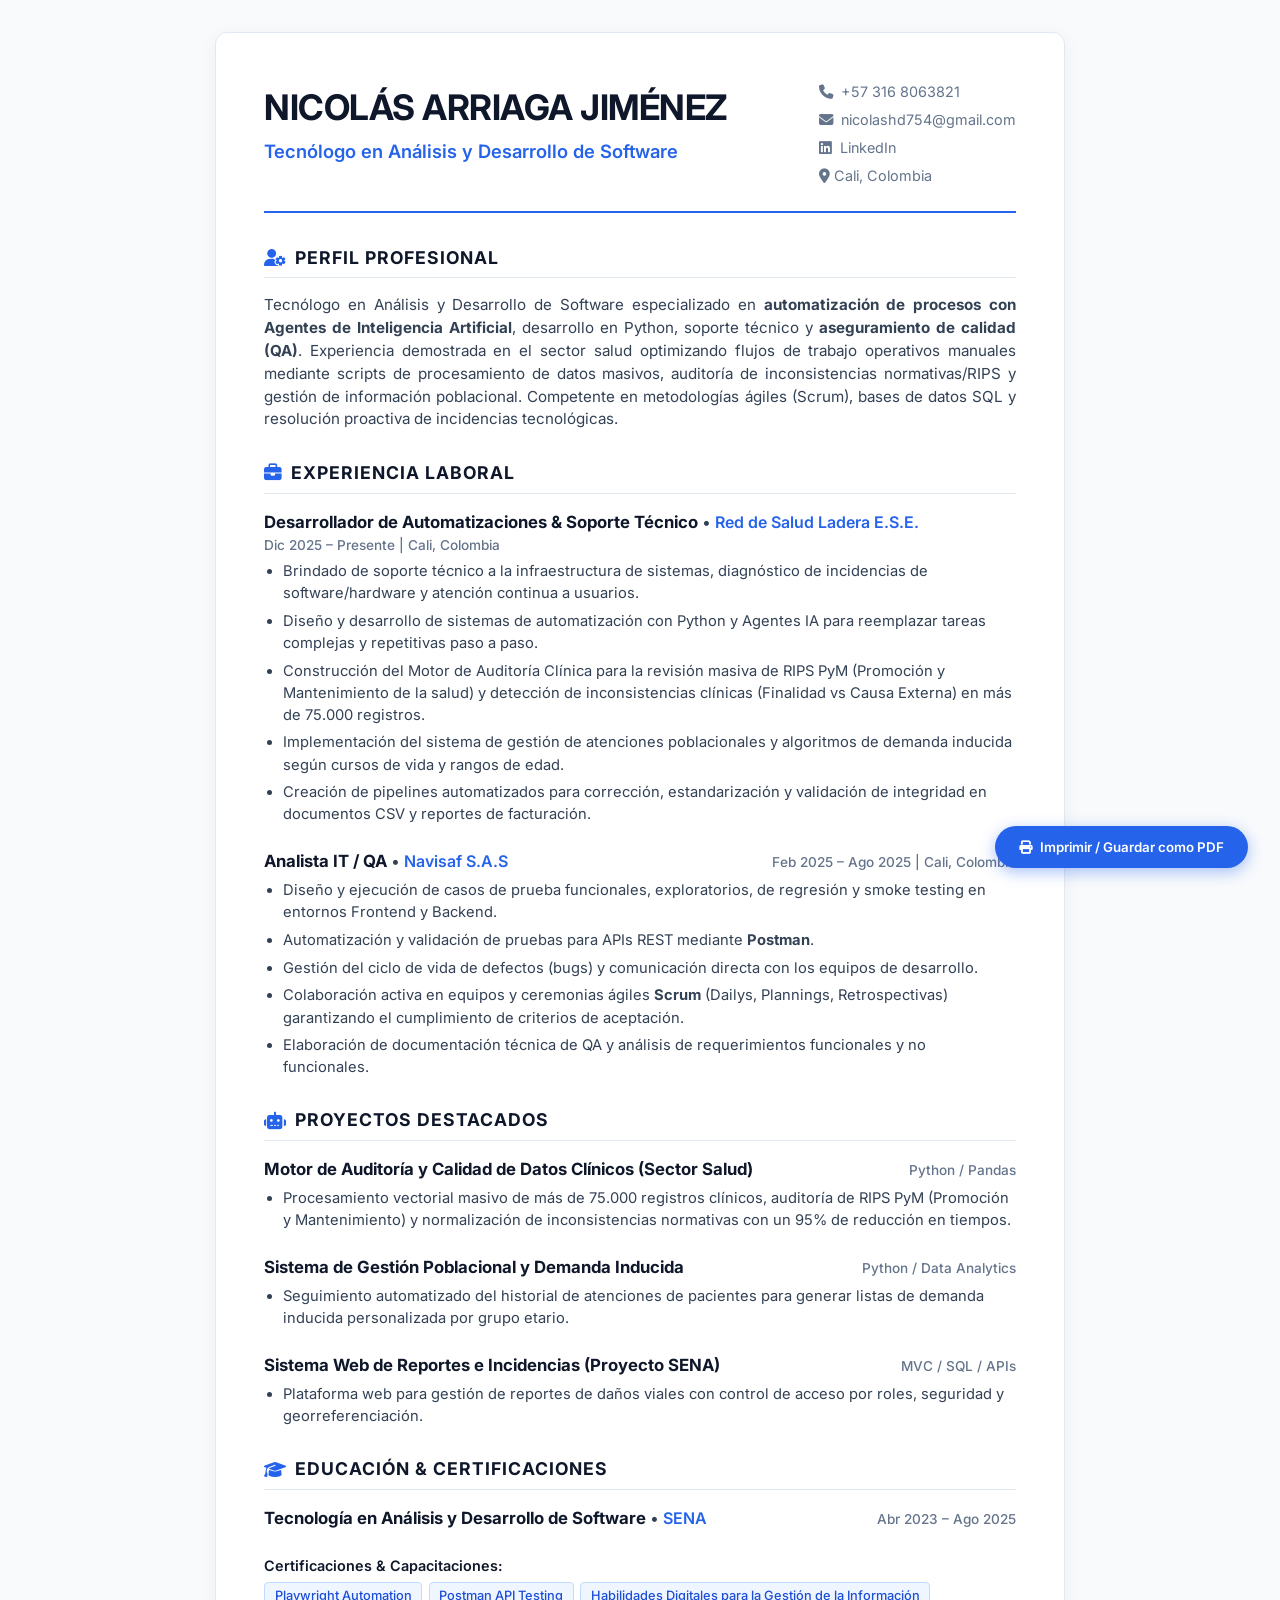
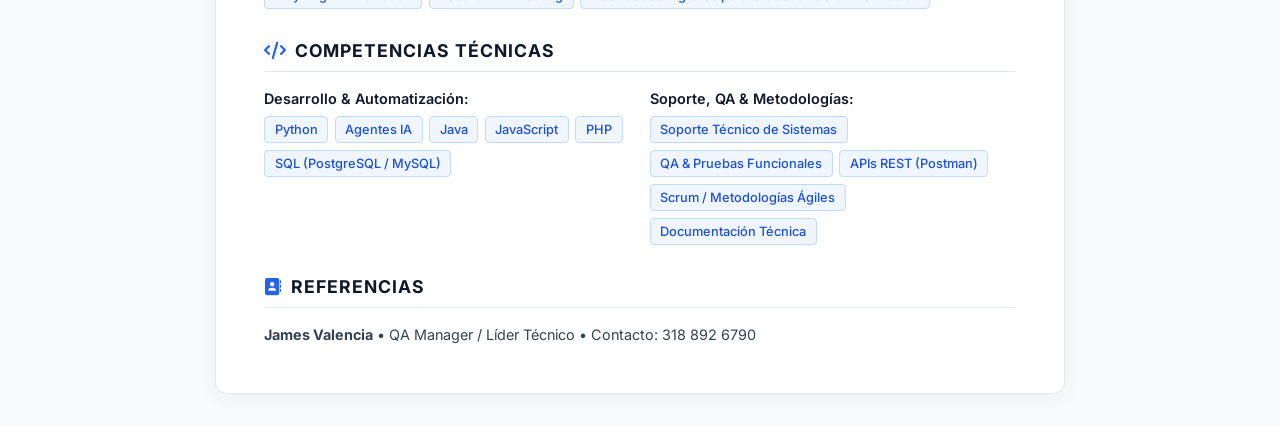
<file: cv.html>
<!DOCTYPE html>
<html lang="es">
<head>
    <meta charset="UTF-8">
    <meta name="viewport" content="width=device-width, initial-scale=1.0">
    <title>CV - Nicolás Arriaga Jiménez | Analista & Desarrollador</title>
    <link rel="preconnect" href="https://fonts.googleapis.com">
    <link rel="preconnect" href="https://fonts.gstatic.com" crossorigin>
    <link href="https://fonts.googleapis.com/css2?family=Inter:wght@300;400;500;600;700&display=swap" rel="stylesheet">
    <link rel="stylesheet" href="https://cdnjs.cloudflare.com/ajax/libs/font-awesome/6.4.0/css/all.min.css">
    <style>
        :root {
            --primary: #0f172a;
            --accent: #2563eb;
            --text: #334155;
            --text-light: #64748b;
            --bg: #f8fafc;
            --card-bg: #ffffff;
            --border: #e2e8f0;
        }

        * {
            margin: 0;
            padding: 0;
            box-sizing: border-box;
            font-family: 'Inter', sans-serif;
        }

        body {
            background-color: var(--bg);
            color: var(--text);
            line-height: 1.5;
            padding: 2rem 1rem;
        }

        .cv-container {
            max-width: 850px;
            margin: 0 auto;
            background: var(--card-bg);
            padding: 3rem;
            border-radius: 12px;
            box-shadow: 0 4px 20px rgba(0, 0, 0, 0.05);
            border: 1px solid var(--border);
        }

        header {
            border-bottom: 2px solid var(--accent);
            padding-bottom: 1.5rem;
            margin-bottom: 2rem;
            display: flex;
            justify-content: space-between;
            align-items: flex-start;
            flex-wrap: wrap;
            gap: 1rem;
        }

        .header-title h1 {
            font-size: 2.2rem;
            color: var(--primary);
            font-weight: 700;
            letter-spacing: -0.5px;
        }

        .header-title h2 {
            font-size: 1.15rem;
            color: var(--accent);
            font-weight: 600;
            margin-top: 0.25rem;
        }

        .contact-details {
            font-size: 0.9rem;
            color: var(--text-light);
            display: flex;
            flex-direction: column;
            gap: 0.4rem;
        }

        .contact-details a {
            color: var(--text-light);
            text-decoration: none;
            display: inline-flex;
            align-items: center;
            gap: 0.5rem;
            transition: color 0.2s;
        }

        .contact-details a:hover {
            color: var(--accent);
        }

        .section-title {
            font-size: 1.1rem;
            text-transform: uppercase;
            letter-spacing: 1px;
            color: var(--primary);
            border-bottom: 1px solid var(--border);
            padding-bottom: 0.4rem;
            margin: 1.8rem 0 1rem 0;
            display: flex;
            align-items: center;
            gap: 0.5rem;
            font-weight: 700;
        }

        .section-title i {
            color: var(--accent);
        }

        p.summary {
            font-size: 0.95rem;
            color: var(--text);
            text-align: justify;
        }

        .timeline-item {
            margin-bottom: 1.5rem;
        }

        .timeline-header {
            display: flex;
            justify-content: space-between;
            align-items: baseline;
            flex-wrap: wrap;
            margin-bottom: 0.3rem;
        }

        .job-title {
            font-weight: 700;
            color: var(--primary);
            font-size: 1.05rem;
        }

        .company {
            color: var(--accent);
            font-weight: 600;
        }

        .date {
            font-size: 0.85rem;
            color: var(--text-light);
            font-weight: 500;
        }

        ul.bullets {
            list-style-type: disc;
            margin-left: 1.2rem;
            font-size: 0.92rem;
            color: var(--text);
        }

        ul.bullets li {
            margin-bottom: 0.35rem;
        }

        .skills-grid {
            display: grid;
            grid-template-columns: repeat(auto-fit, minmax(240px, 1fr));
            gap: 1.2rem;
        }

        .skill-box h4 {
            font-size: 0.9rem;
            color: var(--primary);
            margin-bottom: 0.4rem;
            font-weight: 600;
        }

        .tags {
            display: flex;
            flex-wrap: wrap;
            gap: 0.4rem;
        }

        .tag {
            background: #eff6ff;
            color: #1d4ed8;
            padding: 0.2rem 0.6rem;
            border-radius: 4px;
            font-size: 0.8rem;
            font-weight: 500;
            border: 1px solid #bfdbfe;
        }

        .print-btn {
            position: fixed;
            bottom: 2rem;
            right: 2rem;
            background: var(--accent);
            color: white;
            padding: 0.8rem 1.5rem;
            border-radius: 50px;
            text-decoration: none;
            font-weight: 600;
            box-shadow: 0 4px 15px rgba(37, 99, 235, 0.4);
            display: flex;
            align-items: center;
            gap: 0.5rem;
            cursor: pointer;
            border: none;
            z-index: 100;
            transition: transform 0.2s;
        }

        .print-btn:hover {
            transform: scale(1.05);
        }

        @media print {
            body {
                background: white;
                padding: 0;
            }

            .cv-container {
                box-shadow: none;
                border: none;
                padding: 0;
                max-width: 100%;
            }

            .print-btn {
                display: none;
            }
        }
    </style>
</head>
<body>

    <button onclick="window.print()" class="print-btn">
        <i class="fa-solid fa-print"></i> Imprimir / Guardar como PDF
    </button>

    <div class="cv-container">
        <header>
            <div class="header-title">
                <h1>NICOLÁS ARRIAGA JIMÉNEZ</h1>
                <h2>Tecnólogo en Análisis y Desarrollo de Software</h2>
            </div>
            <div class="contact-details">
                <a href="tel:+573168063821"><i class="fa-solid fa-phone"></i> +57 316 8063821</a>
                <a href="mailto:nicolashd754@gmail.com"><i class="fa-solid fa-envelope"></i> nicolashd754@gmail.com</a>
                <a href="https://www.linkedin.com/in/nicolas-arriaga-jimenez-a359a2356" target="_blank"><i class="fa-brands fa-linkedin"></i> LinkedIn</a>
                <span><i class="fa-solid fa-location-dot"></i> Cali, Colombia</span>
            </div>
        </header>

        <!-- PERFIL -->
        <section>
            <h3 class="section-title"><i class="fa-solid fa-user-gear"></i> Perfil Profesional</h3>
            <p class="summary">
                Tecnólogo en Análisis y Desarrollo de Software especializado en <strong>automatización de procesos con Agentes de Inteligencia Artificial</strong>, desarrollo en Python, soporte técnico y <strong>aseguramiento de calidad (QA)</strong>. Experiencia demostrada en el sector salud optimizando flujos de trabajo operativos manuales mediante scripts de procesamiento de datos masivos, auditoría de inconsistencias normativas/RIPS y gestión de información poblacional. Competente en metodologías ágiles (Scrum), bases de datos SQL y resolución proactiva de incidencias tecnológicas.
            </p>
        </section>

        <!-- EXPERIENCIA LABORAL -->
        <section>
            <h3 class="section-title"><i class="fa-solid fa-briefcase"></i> Experiencia Laboral</h3>

            <!-- Red de Salud Ladera -->
            <div class="timeline-item">
                <div class="timeline-header">
                    <div>
                        <span class="job-title">Desarrollador de Automatizaciones & Soporte Técnico</span> &bull; <span class="company">Red de Salud Ladera E.S.E.</span>
                    </div>
                    <span class="date">Dic 2025 – Presente | Cali, Colombia</span>
                </div>
                <ul class="bullets">
                    <li>Brindado de soporte técnico a la infraestructura de sistemas, diagnóstico de incidencias de software/hardware y atención continua a usuarios.</li>
                    <li>Diseño y desarrollo de sistemas de automatización con Python y Agentes IA para reemplazar tareas complejas y repetitivas paso a paso.</li>
                    <li>Construcción del Motor de Auditoría Clínica para la revisión masiva de RIPS PyM (Promoción y Mantenimiento de la salud) y detección de inconsistencias clínicas (Finalidad vs Causa Externa) en más de 75.000 registros.</li>
                    <li>Implementación del sistema de gestión de atenciones poblacionales y algoritmos de demanda inducida según cursos de vida y rangos de edad.</li>
                    <li>Creación de pipelines automatizados para corrección, estandarización y validación de integridad en documentos CSV y reportes de facturación.</li>
                </ul>
            </div>
            
            <!-- Navisaf S.A.S -->
            <div class="timeline-item">
                <div class="timeline-header">
                    <div>
                        <span class="job-title">Analista IT / QA</span> &bull; <span class="company">Navisaf S.A.S</span>
                    </div>
                    <span class="date">Feb 2025 – Ago 2025 | Cali, Colombia</span>
                </div>
                <ul class="bullets">
                    <li>Diseño y ejecución de casos de prueba funcionales, exploratorios, de regresión y smoke testing en entornos Frontend y Backend.</li>
                    <li>Automatización y validación de pruebas para APIs REST mediante <strong>Postman</strong>.</li>
                    <li>Gestión del ciclo de vida de defectos (bugs) y comunicación directa con los equipos de desarrollo.</li>
                    <li>Colaboración activa en equipos y ceremonias ágiles <strong>Scrum</strong> (Dailys, Plannings, Retrospectivas) garantizando el cumplimiento de criterios de aceptación.</li>
                    <li>Elaboración de documentación técnica de QA y análisis de requerimientos funcionales y no funcionales.</li>
                </ul>
            </div>
        </section>

        <!-- PROYECTOS DESTACADOS -->
        <section>
            <h3 class="section-title"><i class="fa-solid fa-robot"></i> Proyectos Destacados</h3>

            <div class="timeline-item">
                <div class="timeline-header">
                    <span class="job-title">Motor de Auditoría y Calidad de Datos Clínicos (Sector Salud)</span>
                    <span class="date">Python / Pandas</span>
                </div>
                <ul class="bullets">
                    <li>Procesamiento vectorial masivo de más de 75.000 registros clínicos, auditoría de RIPS PyM (Promoción y Mantenimiento) y normalización de inconsistencias normativas con un 95% de reducción en tiempos.</li>
                </ul>
            </div>

            <div class="timeline-item">
                <div class="timeline-header">
                    <span class="job-title">Sistema de Gestión Poblacional y Demanda Inducida</span>
                    <span class="date">Python / Data Analytics</span>
                </div>
                <ul class="bullets">
                    <li>Seguimiento automatizado del historial de atenciones de pacientes para generar listas de demanda inducida personalizada por grupo etario.</li>
                </ul>
            </div>

            <div class="timeline-item">
                <div class="timeline-header">
                    <span class="job-title">Sistema Web de Reportes e Incidencias (Proyecto SENA)</span>
                    <span class="date">MVC / SQL / APIs</span>
                </div>
                <ul class="bullets">
                    <li>Plataforma web para gestión de reportes de daños viales con control de acceso por roles, seguridad y georreferenciación.</li>
                </ul>
            </div>
        </section>

        <!-- EDUCACIÓN Y CERTIFICACIONES -->
        <section>
            <h3 class="section-title"><i class="fa-solid fa-graduation-cap"></i> Educación & Certificaciones</h3>
            
            <div class="timeline-item">
                <div class="timeline-header">
                    <div>
                        <span class="job-title">Tecnología en Análisis y Desarrollo de Software</span> &bull; <span class="company">SENA</span>
                    </div>
                    <span class="date">Abr 2023 – Ago 2025</span>
                </div>
            </div>

            <div style="margin-top: 0.5rem;">
                <p style="font-size: 0.9rem; font-weight: 600; color: var(--primary); margin-bottom: 0.3rem;">Certificaciones & Capacitaciones:</p>
                <div class="tags">
                    <span class="tag">Playwright Automation</span>
                    <span class="tag">Postman API Testing</span>
                    <span class="tag">Habilidades Digitales para la Gestión de la Información</span>
                </div>
            </div>
        </section>

        <!-- COMPETENCIAS TÉCNICAS -->
        <section>
            <h3 class="section-title"><i class="fa-solid fa-code"></i> Competencias Técnicas</h3>
            <div class="skills-grid">
                <div class="skill-box">
                    <h4>Desarrollo & Automatización:</h4>
                    <div class="tags">
                        <span class="tag">Python</span>
                        <span class="tag">Agentes IA</span>
                        <span class="tag">Java</span>
                        <span class="tag">JavaScript</span>
                        <span class="tag">PHP</span>
                        <span class="tag">SQL (PostgreSQL / MySQL)</span>
                    </div>
                </div>
                <div class="skill-box">
                    <h4>Soporte, QA & Metodologías:</h4>
                    <div class="tags">
                        <span class="tag">Soporte Técnico de Sistemas</span>
                        <span class="tag">QA & Pruebas Funcionales</span>
                        <span class="tag">APIs REST (Postman)</span>
                        <span class="tag">Scrum / Metodologías Ágiles</span>
                        <span class="tag">Documentación Técnica</span>
                    </div>
                </div>
            </div>
        </section>

        <!-- REFERENCIAS -->
        <section>
            <h3 class="section-title"><i class="fa-solid fa-address-book"></i> Referencias</h3>
            <p style="font-size: 0.9rem;">
                <strong>James Valencia</strong> &bull; QA Manager / Líder Técnico &bull; Contacto: 318 892 6790
            </p>
        </section>
    </div>

</body>
</html>
</file>
